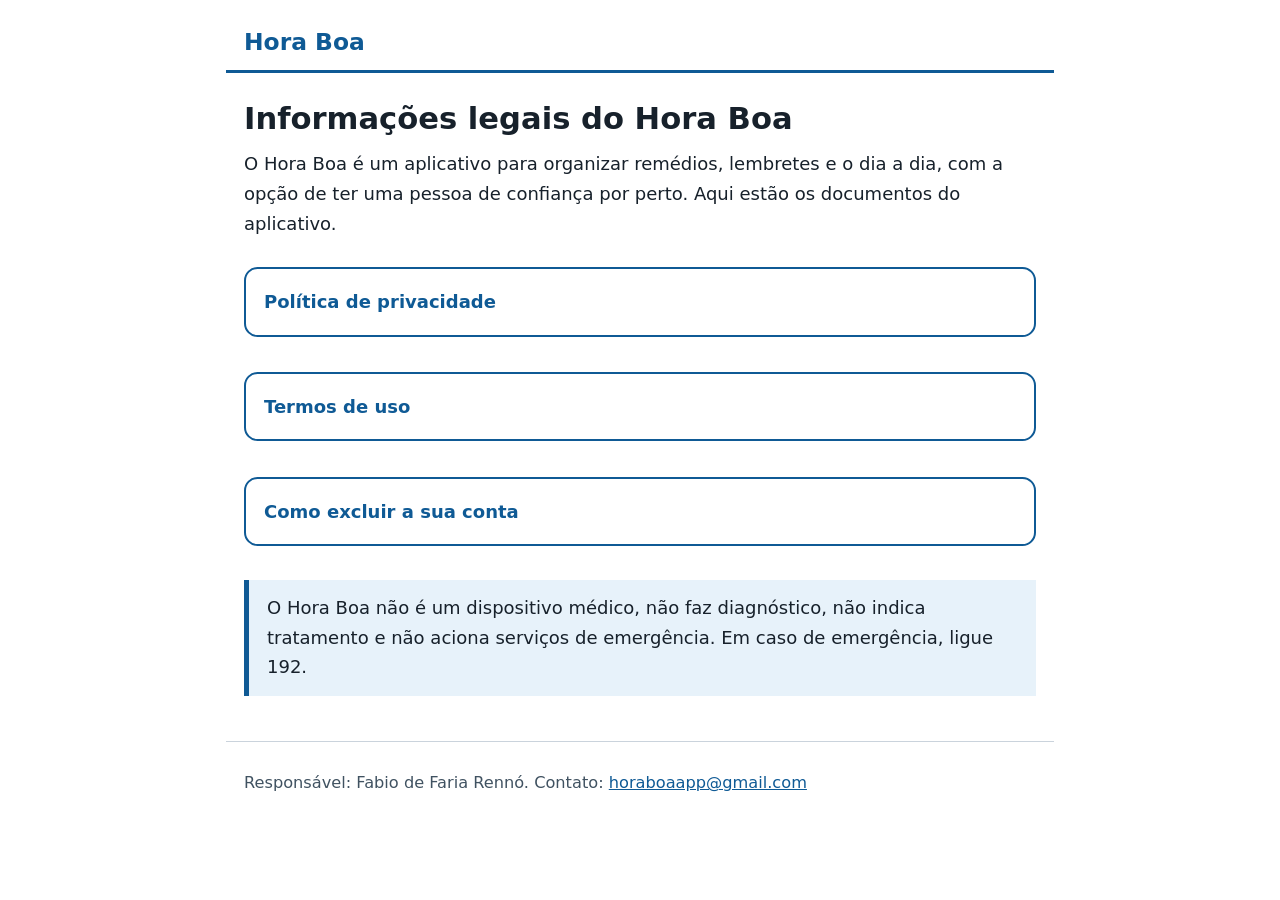
<file: index.html>
<!DOCTYPE html>
<html lang="pt-BR">
<head>
  <meta charset="utf-8">
  <meta name="viewport" content="width=device-width, initial-scale=1">
  <title>Hora Boa — informações legais</title>
  <meta name="description" content="Política de privacidade, termos de uso e como excluir a conta do aplicativo Hora Boa.">
  <link rel="stylesheet" href="style.css">
</head>
<body>
  <header>
    <p class="brand">Hora Boa</p>
  </header>
  <main>
    <h1>Informações legais do Hora Boa</h1>
    <p>O Hora Boa é um aplicativo para organizar remédios, lembretes e o dia a dia, com a opção de ter uma pessoa de confiança por perto. Aqui estão os documentos do aplicativo.</p>
    <ul class="cards">
      <li><a href="privacidade/">Política de privacidade</a></li>
      <li><a href="termos/">Termos de uso</a></li>
      <li><a href="excluir-conta/">Como excluir a sua conta</a></li>
    </ul>
    <p class="aviso">O Hora Boa não é um dispositivo médico, não faz diagnóstico, não indica tratamento e não aciona serviços de emergência. Em caso de emergência, ligue 192.</p>
  </main>
  <footer>
    <p>Responsável: Fabio de Faria Rennó. Contato: <a href="mailto:horaboaapp@gmail.com">horaboaapp@gmail.com</a></p>
  </footer>
</body>
</html>
</file>
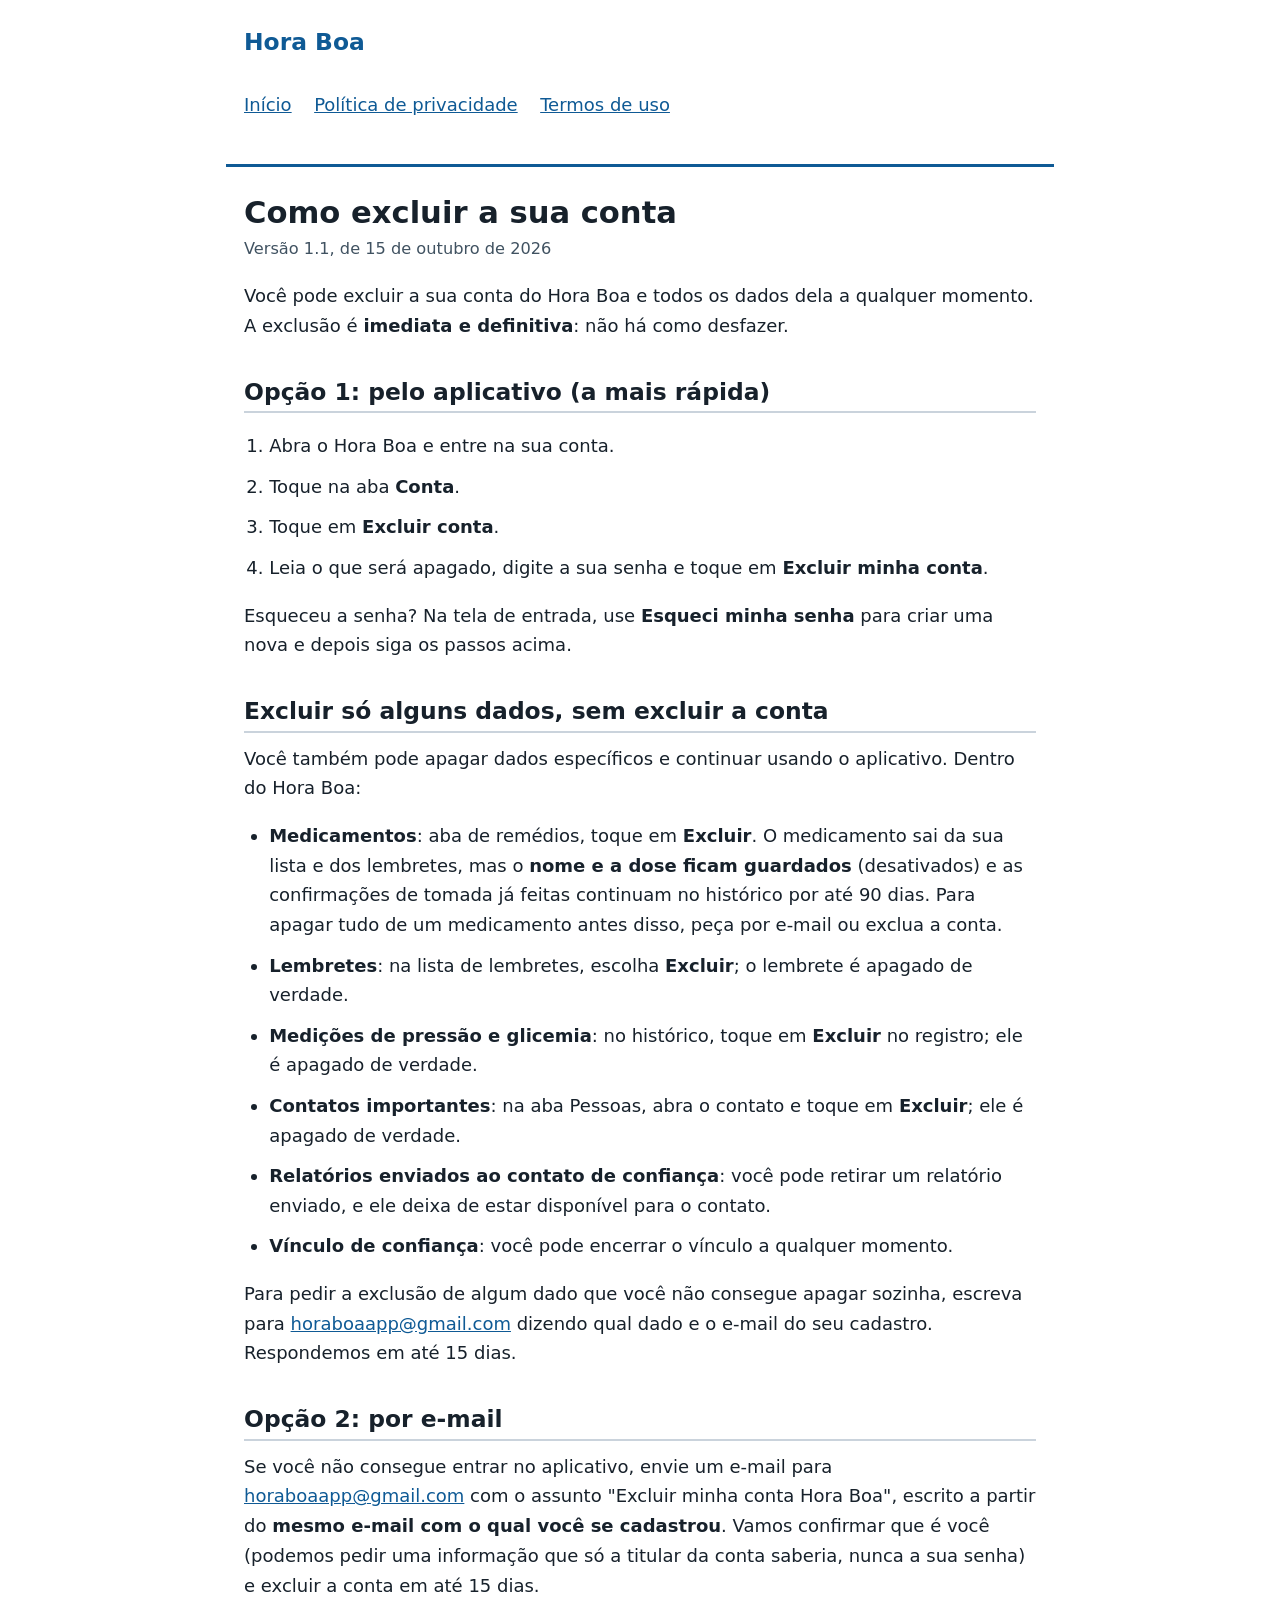
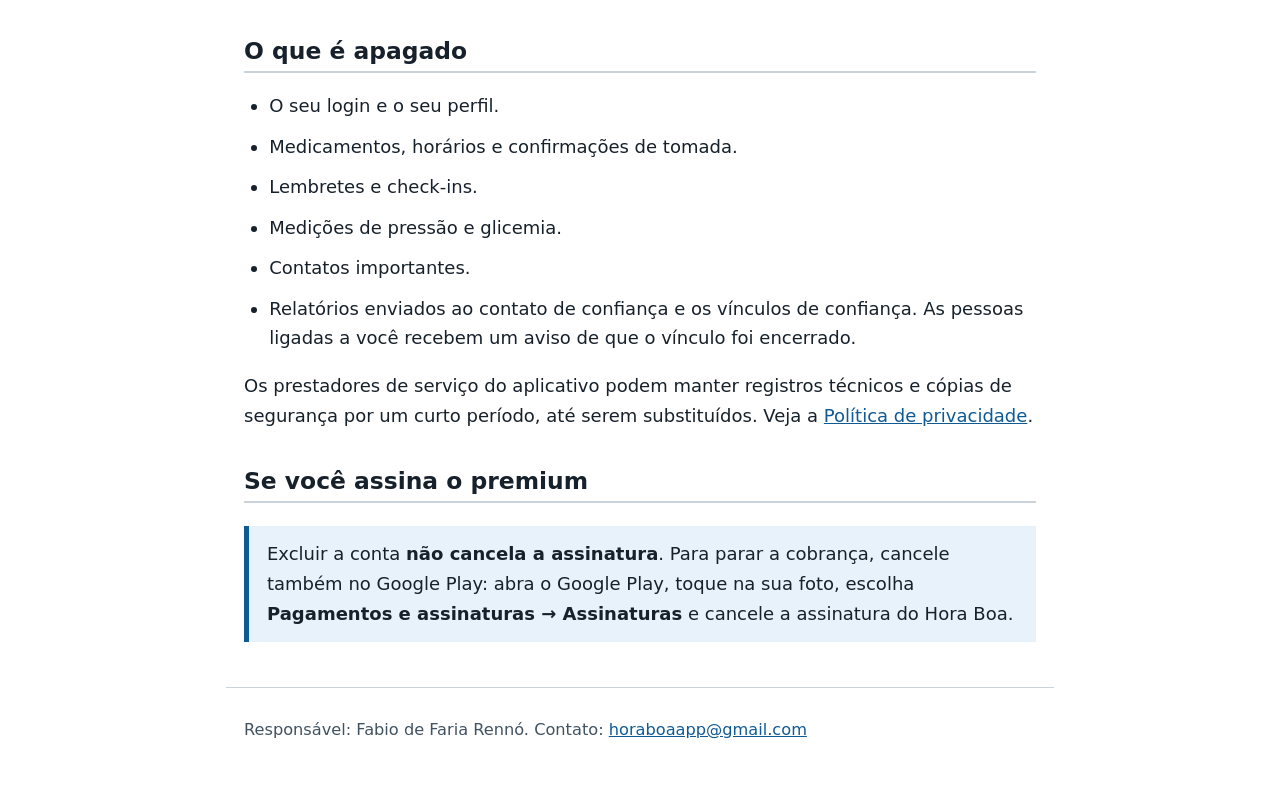
<file: excluir-conta/index.html>
<!DOCTYPE html>
<html lang="pt-BR">
<head>
  <meta charset="utf-8">
  <meta name="viewport" content="width=device-width, initial-scale=1">
  <title>Como excluir a sua conta — Hora Boa</title>
  <meta name="description" content="Passo a passo para excluir a conta do aplicativo Hora Boa e apagar os seus dados, no aplicativo ou por e-mail.">
  <link rel="stylesheet" href="../style.css">
</head>
<body>
  <header>
    <p class="brand">Hora Boa</p>
    <nav aria-label="Páginas">
      <ul>
        <li><a href="../">Início</a></li>
        <li><a href="../privacidade/">Política de privacidade</a></li>
        <li><a href="../termos/">Termos de uso</a></li>
      </ul>
    </nav>
  </header>
  <main>
    <h1>Como excluir a sua conta</h1>
    <p class="version">Versão 1.1, de 15 de outubro de 2026</p>

    <p>Você pode excluir a sua conta do Hora Boa e todos os dados dela a qualquer momento. A exclusão é <strong>imediata e definitiva</strong>: não há como desfazer.</p>

    <h2>Opção 1: pelo aplicativo (a mais rápida)</h2>
    <ol>
      <li>Abra o Hora Boa e entre na sua conta.</li>
      <li>Toque na aba <strong>Conta</strong>.</li>
      <li>Toque em <strong>Excluir conta</strong>.</li>
      <li>Leia o que será apagado, digite a sua senha e toque em <strong>Excluir minha conta</strong>.</li>
    </ol>
    <p>Esqueceu a senha? Na tela de entrada, use <strong>Esqueci minha senha</strong> para criar uma nova e depois siga os passos acima.</p>

    <h2>Excluir só alguns dados, sem excluir a conta</h2>
    <p>Você também pode apagar dados específicos e continuar usando o aplicativo. Dentro do Hora Boa:</p>
    <ul>
      <li><strong>Medicamentos</strong>: aba de remédios, toque em <strong>Excluir</strong>. O medicamento sai da sua lista e dos lembretes, mas o <strong>nome e a dose ficam guardados</strong> (desativados) e as confirmações de tomada já feitas continuam no histórico por até 90 dias. Para apagar tudo de um medicamento antes disso, peça por e-mail ou exclua a conta.</li>
      <li><strong>Lembretes</strong>: na lista de lembretes, escolha <strong>Excluir</strong>; o lembrete é apagado de verdade.</li>
      <li><strong>Medições de pressão e glicemia</strong>: no histórico, toque em <strong>Excluir</strong> no registro; ele é apagado de verdade.</li>
      <li><strong>Contatos importantes</strong>: na aba Pessoas, abra o contato e toque em <strong>Excluir</strong>; ele é apagado de verdade.</li>
      <li><strong>Relatórios enviados ao contato de confiança</strong>: você pode retirar um relatório enviado, e ele deixa de estar disponível para o contato.</li>
      <li><strong>Vínculo de confiança</strong>: você pode encerrar o vínculo a qualquer momento.</li>
    </ul>
    <p>Para pedir a exclusão de algum dado que você não consegue apagar sozinha, escreva para <a href="mailto:horaboaapp@gmail.com">horaboaapp@gmail.com</a> dizendo qual dado e o e-mail do seu cadastro. Respondemos em até 15 dias.</p>

    <h2>Opção 2: por e-mail</h2>
    <p>Se você não consegue entrar no aplicativo, envie um e-mail para <a href="mailto:horaboaapp@gmail.com">horaboaapp@gmail.com</a> com o assunto "Excluir minha conta Hora Boa", escrito a partir do <strong>mesmo e-mail com o qual você se cadastrou</strong>. Vamos confirmar que é você (podemos pedir uma informação que só a titular da conta saberia, nunca a sua senha) e excluir a conta em até 15 dias.</p>

    <h2>O que é apagado</h2>
    <ul>
      <li>O seu login e o seu perfil.</li>
      <li>Medicamentos, horários e confirmações de tomada.</li>
      <li>Lembretes e check-ins.</li>
      <li>Medições de pressão e glicemia.</li>
      <li>Contatos importantes.</li>
      <li>Relatórios enviados ao contato de confiança e os vínculos de confiança. As pessoas ligadas a você recebem um aviso de que o vínculo foi encerrado.</li>
    </ul>
    <p>Os prestadores de serviço do aplicativo podem manter registros técnicos e cópias de segurança por um curto período, até serem substituídos. Veja a <a href="../privacidade/">Política de privacidade</a>.</p>

    <h2 id="assinatura">Se você assina o premium</h2>
    <p class="aviso">Excluir a conta <strong>não cancela a assinatura</strong>. Para parar a cobrança, cancele também no Google Play: abra o Google Play, toque na sua foto, escolha <strong>Pagamentos e assinaturas → Assinaturas</strong> e cancele a assinatura do Hora Boa.</p>
  </main>
  <footer>
    <p>Responsável: Fabio de Faria Rennó. Contato: <a href="mailto:horaboaapp@gmail.com">horaboaapp@gmail.com</a></p>
  </footer>
</body>
</html>
</file>
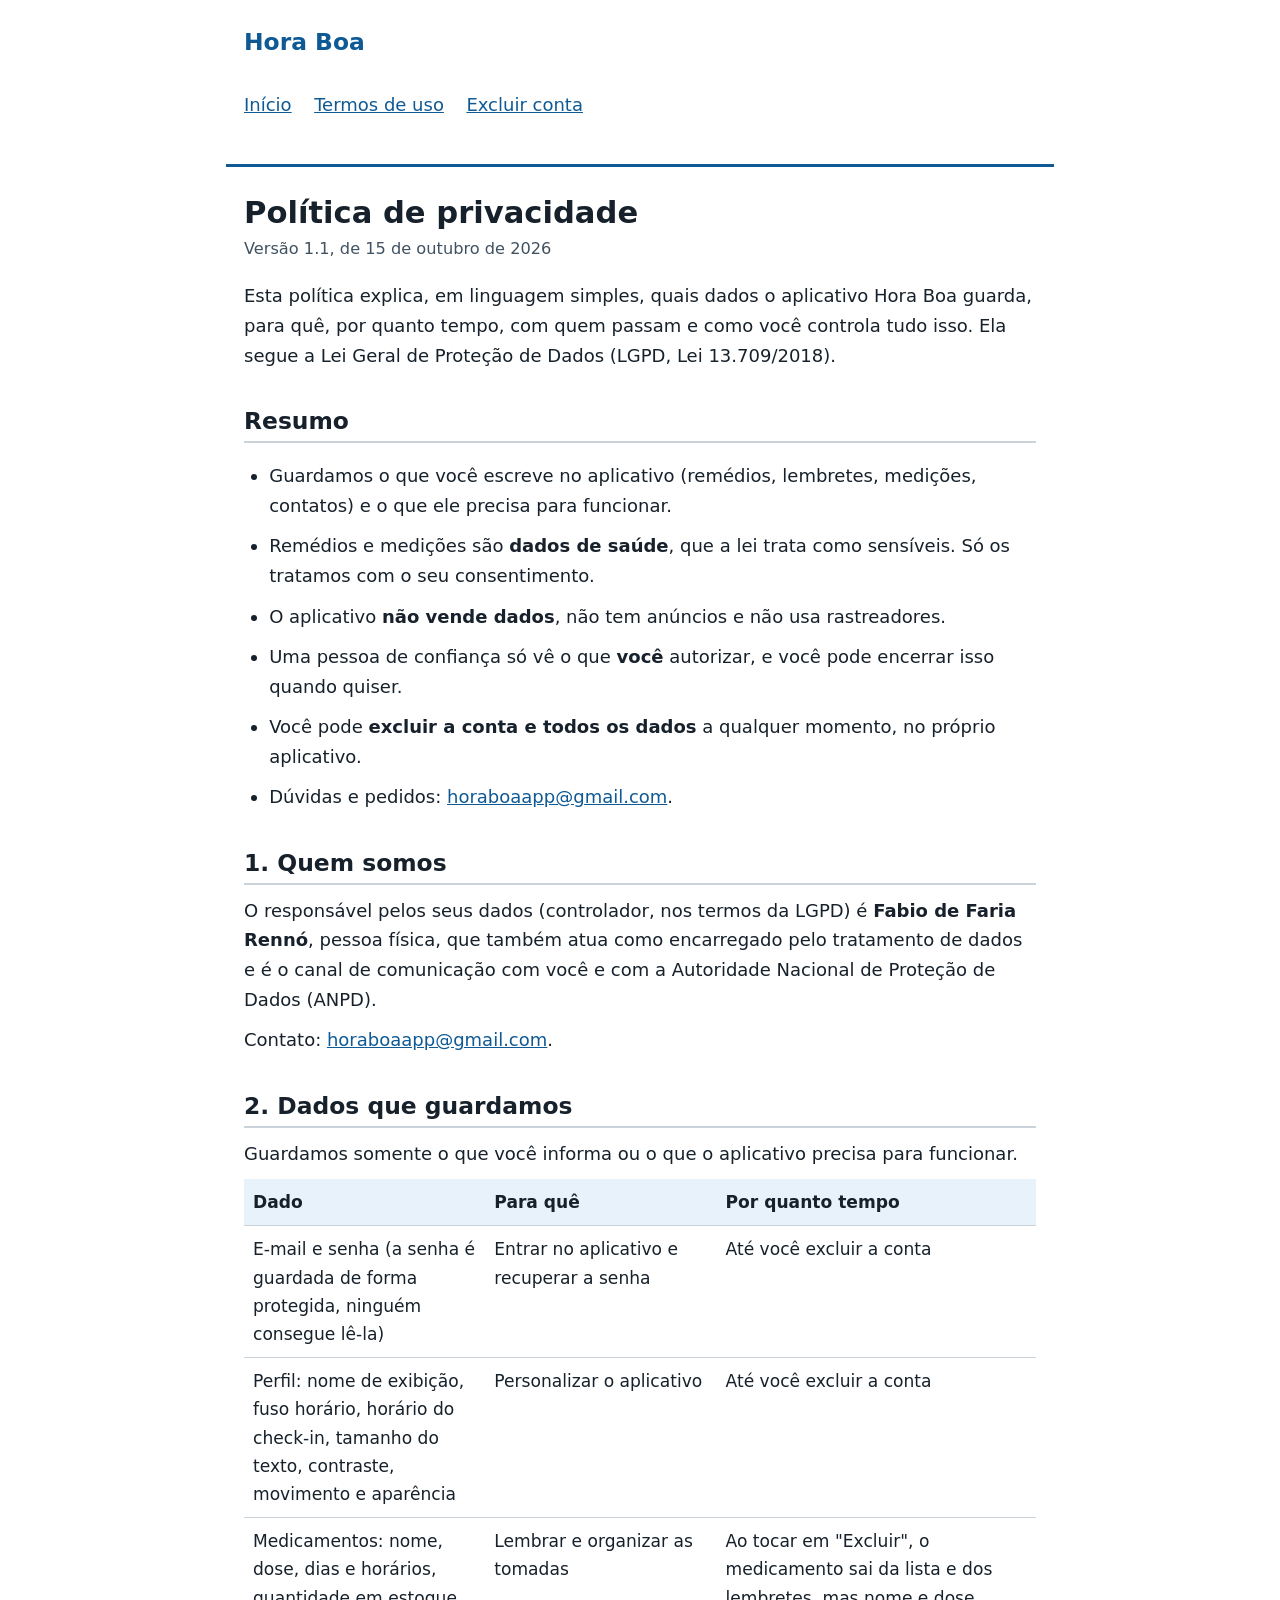
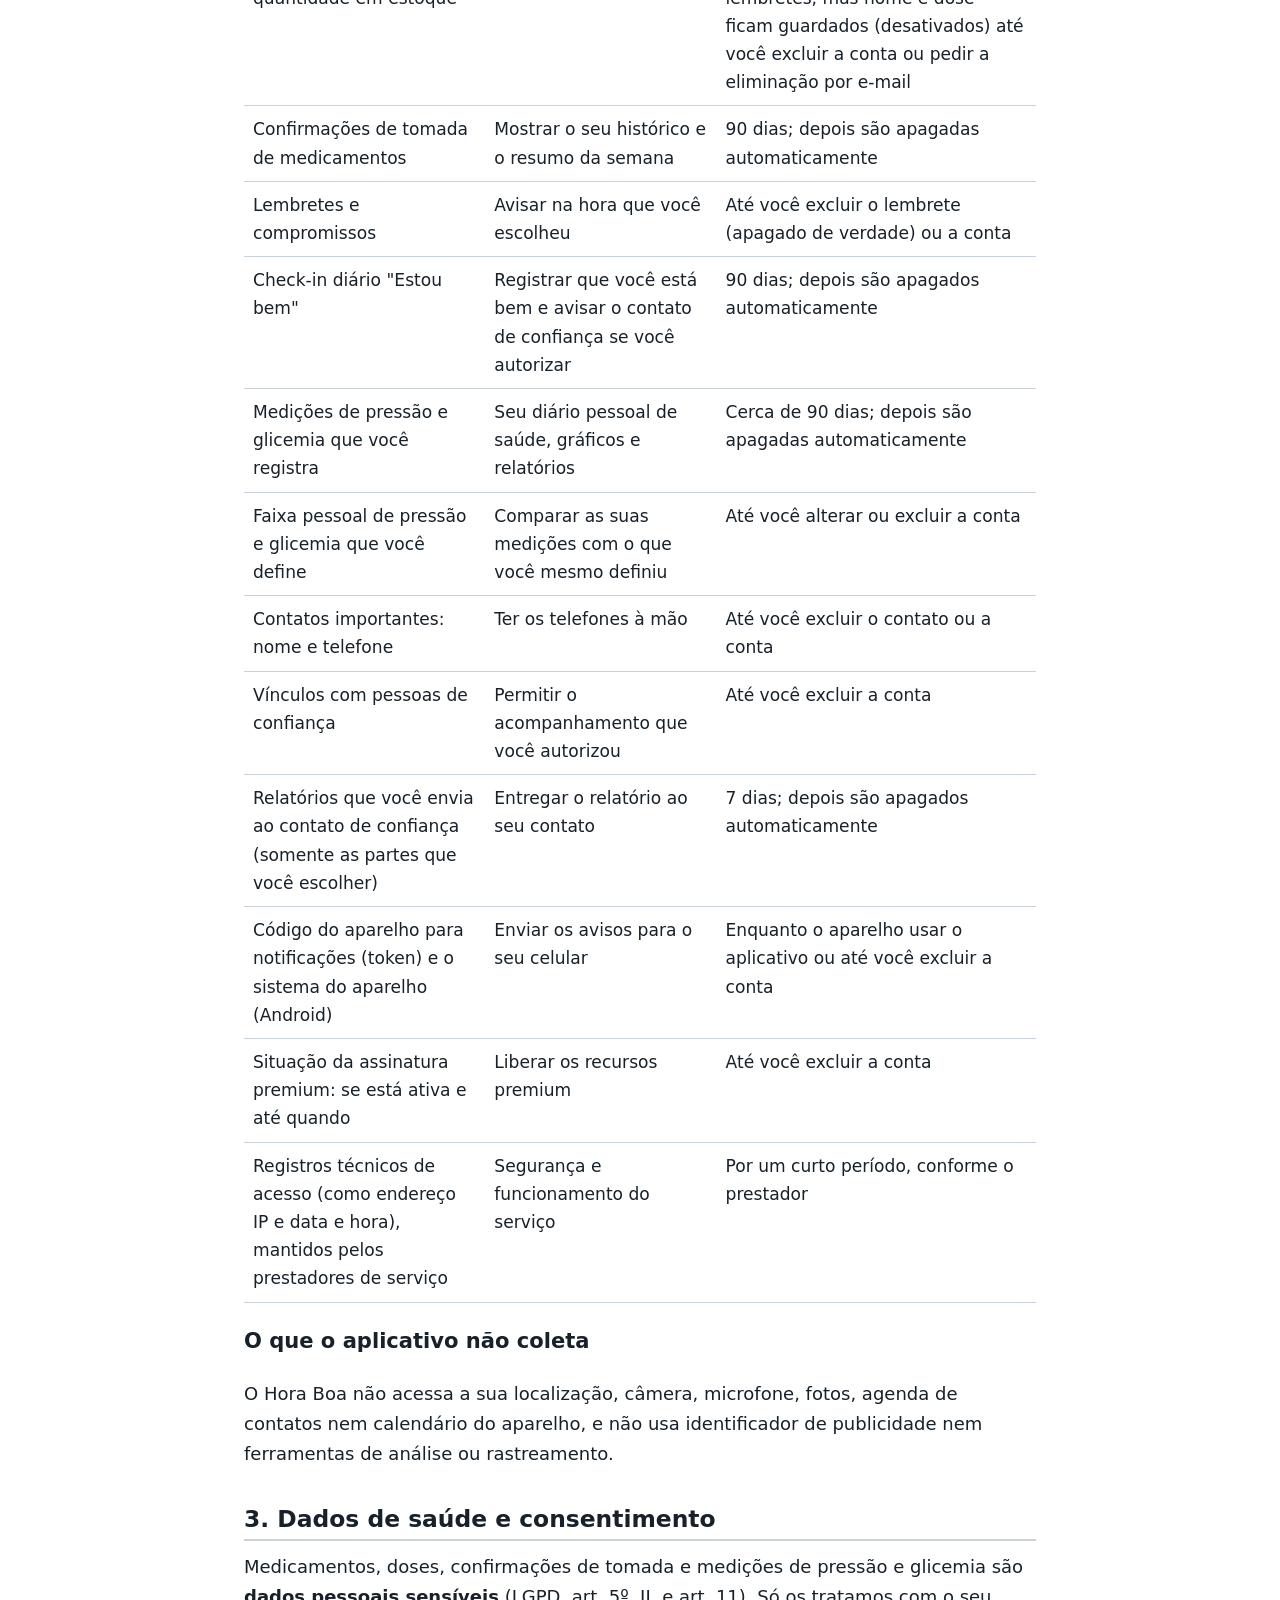
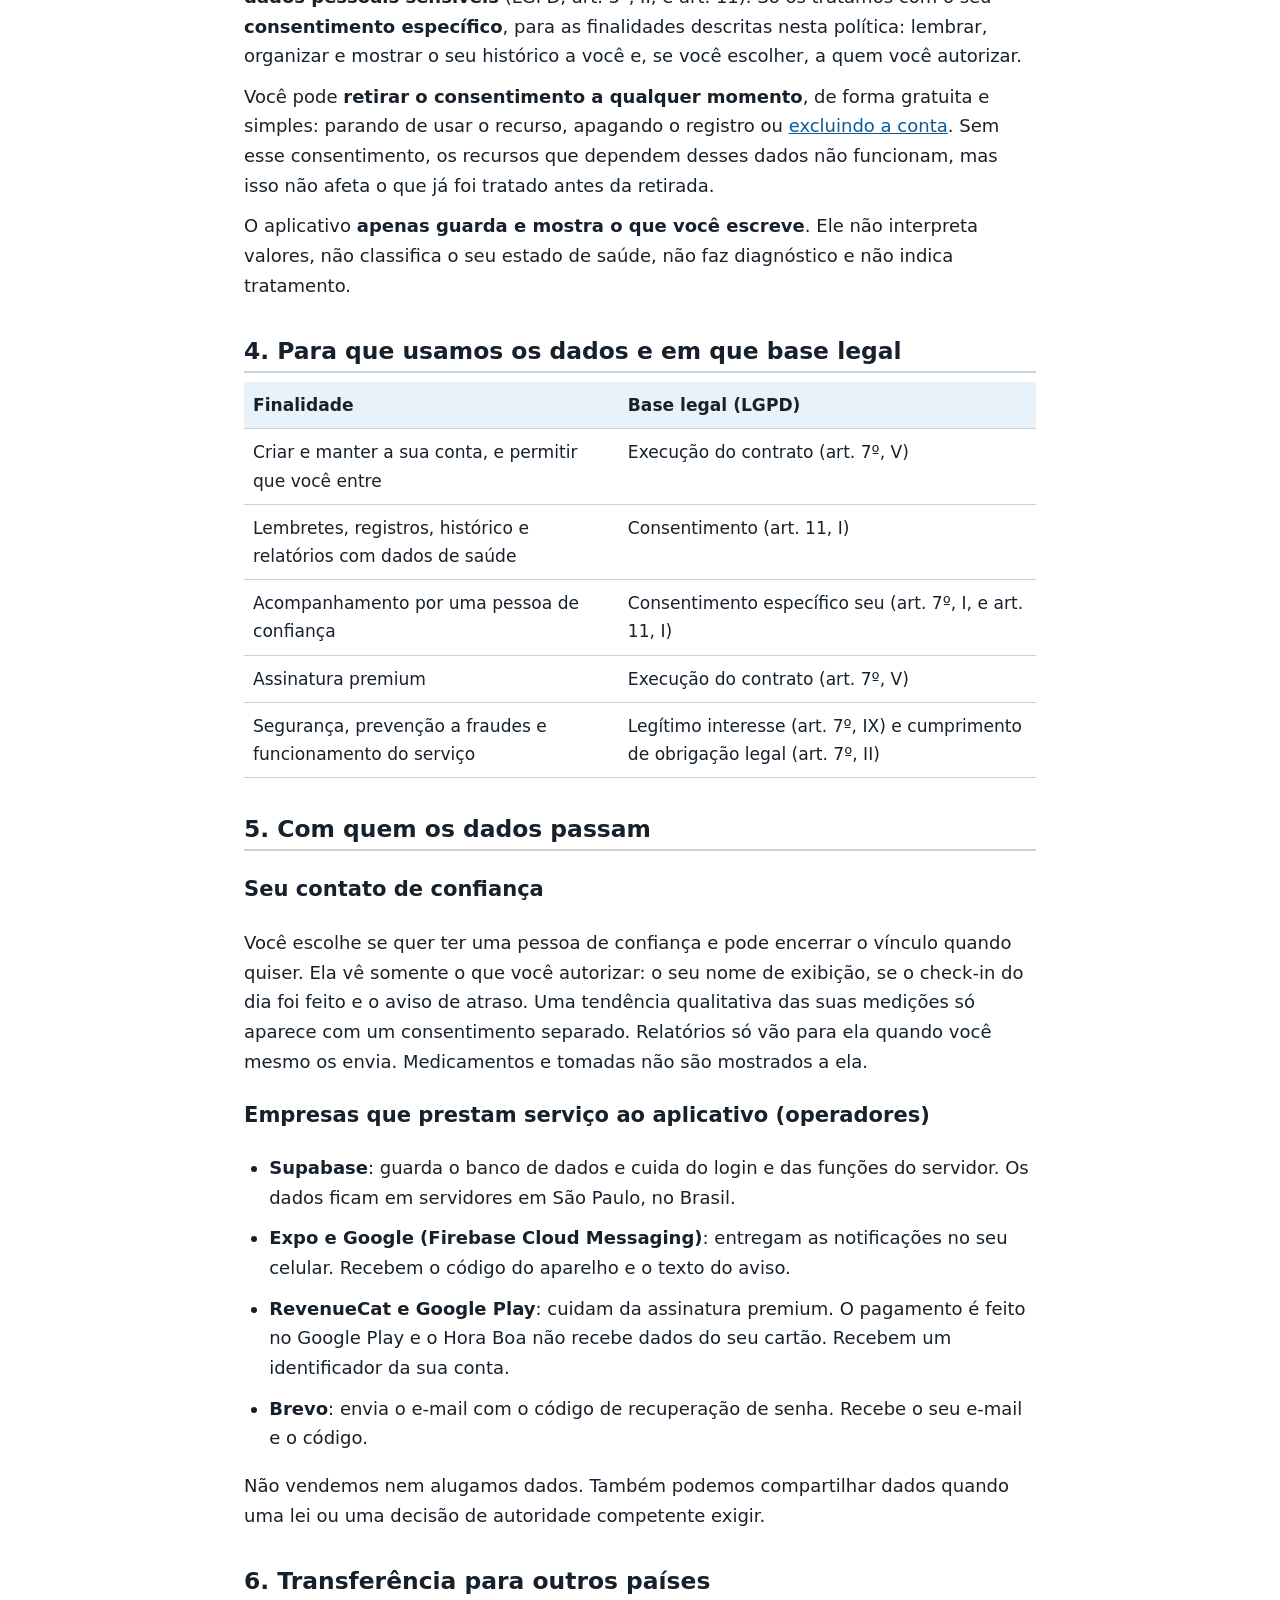
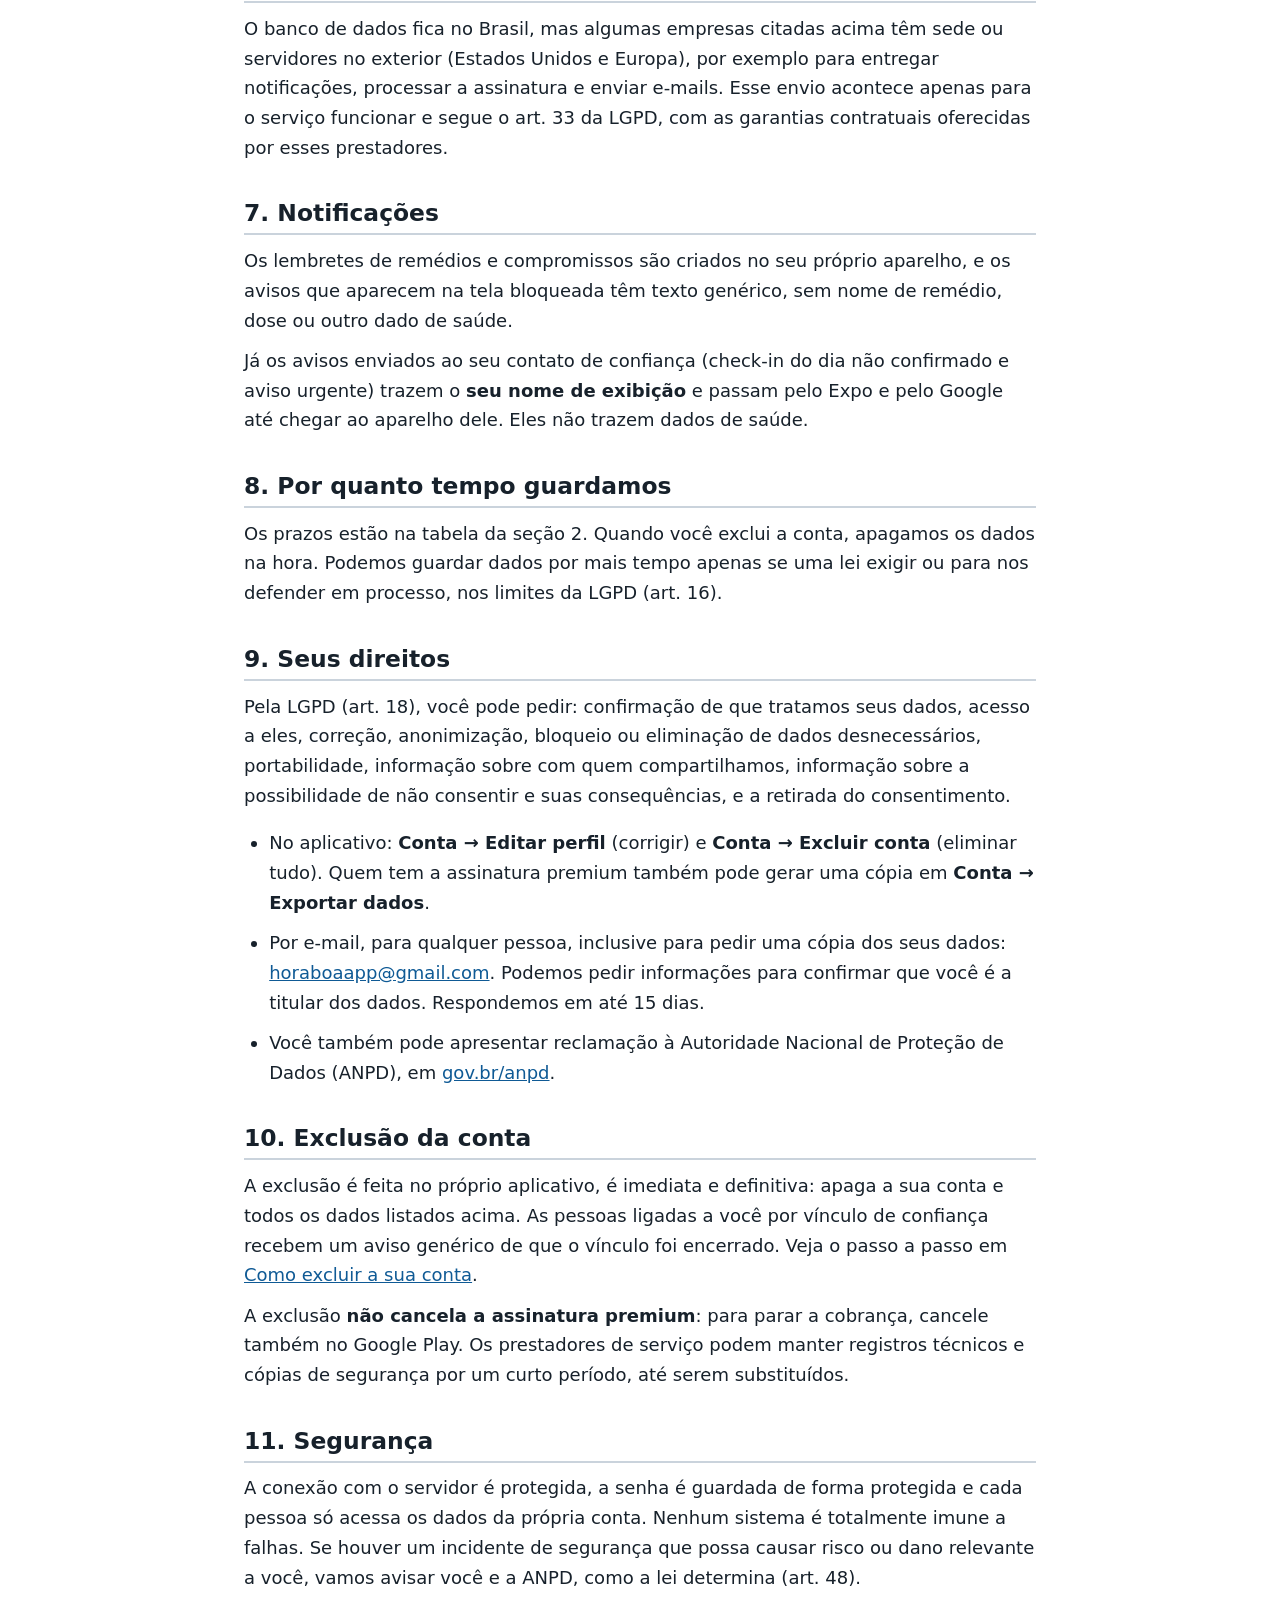
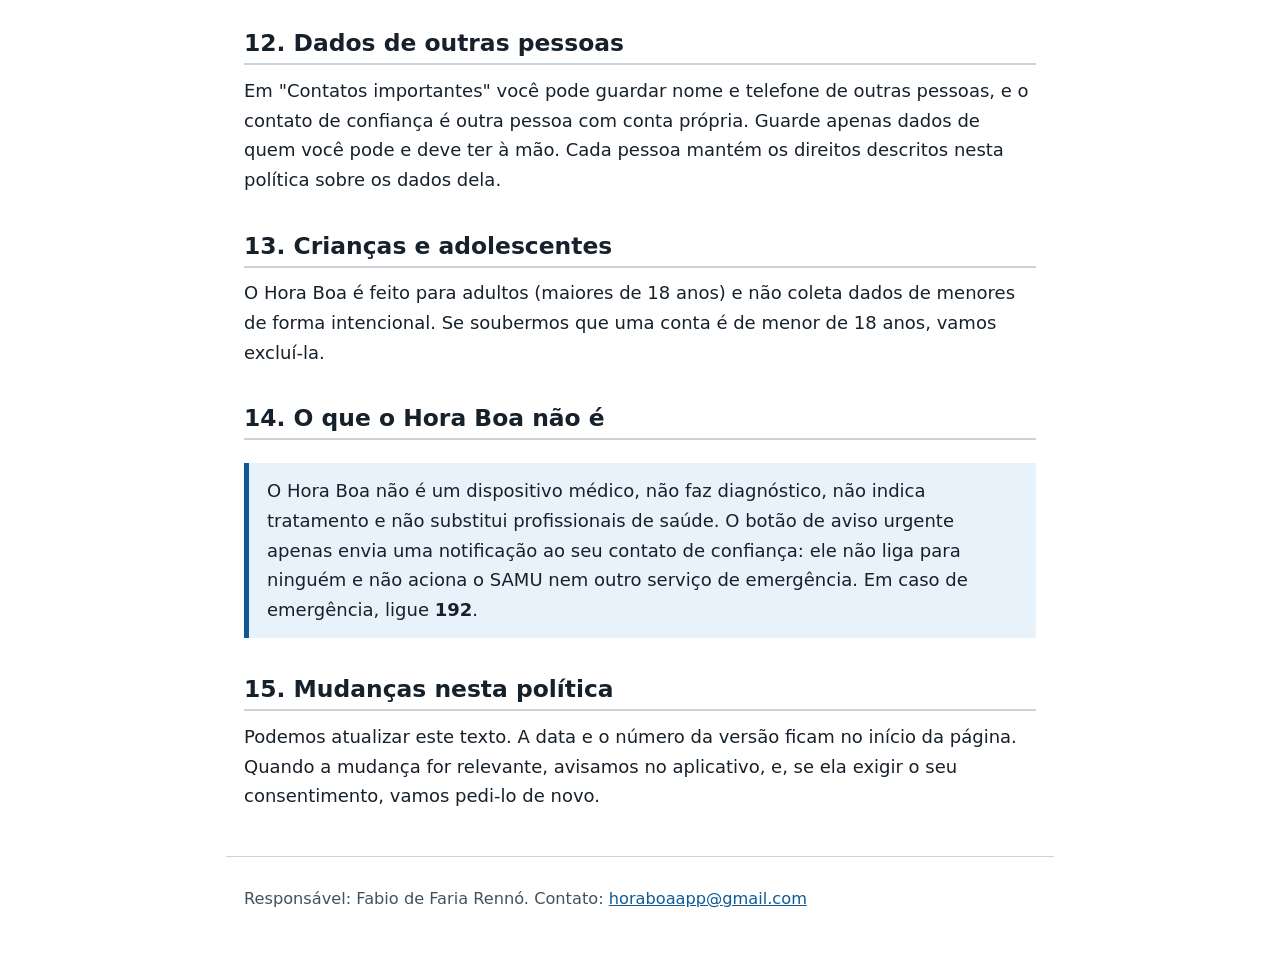
<file: privacidade/index.html>
<!DOCTYPE html>
<html lang="pt-BR">
<head>
  <meta charset="utf-8">
  <meta name="viewport" content="width=device-width, initial-scale=1">
  <title>Política de privacidade — Hora Boa</title>
  <meta name="description" content="Como o aplicativo Hora Boa trata os seus dados pessoais e de saúde, com quem os compartilha e como você exerce os seus direitos.">
  <link rel="stylesheet" href="../style.css">
</head>
<body>
  <header>
    <p class="brand">Hora Boa</p>
    <nav aria-label="Páginas">
      <ul>
        <li><a href="../">Início</a></li>
        <li><a href="../termos/">Termos de uso</a></li>
        <li><a href="../excluir-conta/">Excluir conta</a></li>
      </ul>
    </nav>
  </header>
  <main>
    <h1>Política de privacidade</h1>
    <p class="version">Versão 1.1, de 15 de outubro de 2026</p>

    <p>Esta política explica, em linguagem simples, quais dados o aplicativo Hora Boa guarda, para quê, por quanto tempo, com quem passam e como você controla tudo isso. Ela segue a Lei Geral de Proteção de Dados (LGPD, Lei 13.709/2018).</p>

    <h2>Resumo</h2>
    <ul>
      <li>Guardamos o que você escreve no aplicativo (remédios, lembretes, medições, contatos) e o que ele precisa para funcionar.</li>
      <li>Remédios e medições são <strong>dados de saúde</strong>, que a lei trata como sensíveis. Só os tratamos com o seu consentimento.</li>
      <li>O aplicativo <strong>não vende dados</strong>, não tem anúncios e não usa rastreadores.</li>
      <li>Uma pessoa de confiança só vê o que <strong>você</strong> autorizar, e você pode encerrar isso quando quiser.</li>
      <li>Você pode <strong>excluir a conta e todos os dados</strong> a qualquer momento, no próprio aplicativo.</li>
      <li>Dúvidas e pedidos: <a href="mailto:horaboaapp@gmail.com">horaboaapp@gmail.com</a>.</li>
    </ul>

    <h2>1. Quem somos</h2>
    <p>O responsável pelos seus dados (controlador, nos termos da LGPD) é <strong>Fabio de Faria Rennó</strong>, pessoa física, que também atua como encarregado pelo tratamento de dados e é o canal de comunicação com você e com a Autoridade Nacional de Proteção de Dados (ANPD).</p>
    <p>Contato: <a href="mailto:horaboaapp@gmail.com">horaboaapp@gmail.com</a>.</p>

    <h2>2. Dados que guardamos</h2>
    <p>Guardamos somente o que você informa ou o que o aplicativo precisa para funcionar.</p>
    <div class="table-wrap">
      <table>
        <thead>
          <tr><th>Dado</th><th>Para quê</th><th>Por quanto tempo</th></tr>
        </thead>
        <tbody>
          <tr><td data-label="Dado">E-mail e senha (a senha é guardada de forma protegida, ninguém consegue lê-la)</td><td data-label="Para quê">Entrar no aplicativo e recuperar a senha</td><td data-label="Por quanto tempo">Até você excluir a conta</td></tr>
          <tr><td data-label="Dado">Perfil: nome de exibição, fuso horário, horário do check-in, tamanho do texto, contraste, movimento e aparência</td><td data-label="Para quê">Personalizar o aplicativo</td><td data-label="Por quanto tempo">Até você excluir a conta</td></tr>
          <tr><td data-label="Dado">Medicamentos: nome, dose, dias e horários, quantidade em estoque</td><td data-label="Para quê">Lembrar e organizar as tomadas</td><td data-label="Por quanto tempo">Ao tocar em "Excluir", o medicamento sai da lista e dos lembretes, mas nome e dose ficam guardados (desativados) até você excluir a conta ou pedir a eliminação por e-mail</td></tr>
          <tr><td data-label="Dado">Confirmações de tomada de medicamentos</td><td data-label="Para quê">Mostrar o seu histórico e o resumo da semana</td><td data-label="Por quanto tempo">90 dias; depois são apagadas automaticamente</td></tr>
          <tr><td data-label="Dado">Lembretes e compromissos</td><td data-label="Para quê">Avisar na hora que você escolheu</td><td data-label="Por quanto tempo">Até você excluir o lembrete (apagado de verdade) ou a conta</td></tr>
          <tr><td data-label="Dado">Check-in diário "Estou bem"</td><td data-label="Para quê">Registrar que você está bem e avisar o contato de confiança se você autorizar</td><td data-label="Por quanto tempo">90 dias; depois são apagados automaticamente</td></tr>
          <tr><td data-label="Dado">Medições de pressão e glicemia que você registra</td><td data-label="Para quê">Seu diário pessoal de saúde, gráficos e relatórios</td><td data-label="Por quanto tempo">Cerca de 90 dias; depois são apagadas automaticamente</td></tr>
          <tr><td data-label="Dado">Faixa pessoal de pressão e glicemia que você define</td><td data-label="Para quê">Comparar as suas medições com o que você mesmo definiu</td><td data-label="Por quanto tempo">Até você alterar ou excluir a conta</td></tr>
          <tr><td data-label="Dado">Contatos importantes: nome e telefone</td><td data-label="Para quê">Ter os telefones à mão</td><td data-label="Por quanto tempo">Até você excluir o contato ou a conta</td></tr>
          <tr><td data-label="Dado">Vínculos com pessoas de confiança</td><td data-label="Para quê">Permitir o acompanhamento que você autorizou</td><td data-label="Por quanto tempo">Até você excluir a conta</td></tr>
          <tr><td data-label="Dado">Relatórios que você envia ao contato de confiança (somente as partes que você escolher)</td><td data-label="Para quê">Entregar o relatório ao seu contato</td><td data-label="Por quanto tempo">7 dias; depois são apagados automaticamente</td></tr>
          <tr><td data-label="Dado">Código do aparelho para notificações (token) e o sistema do aparelho (Android)</td><td data-label="Para quê">Enviar os avisos para o seu celular</td><td data-label="Por quanto tempo">Enquanto o aparelho usar o aplicativo ou até você excluir a conta</td></tr>
          <tr><td data-label="Dado">Situação da assinatura premium: se está ativa e até quando</td><td data-label="Para quê">Liberar os recursos premium</td><td data-label="Por quanto tempo">Até você excluir a conta</td></tr>
          <tr><td data-label="Dado">Registros técnicos de acesso (como endereço IP e data e hora), mantidos pelos prestadores de serviço</td><td data-label="Para quê">Segurança e funcionamento do serviço</td><td data-label="Por quanto tempo">Por um curto período, conforme o prestador</td></tr>
        </tbody>
      </table>
    </div>
    <h3>O que o aplicativo não coleta</h3>
    <p>O Hora Boa não acessa a sua localização, câmera, microfone, fotos, agenda de contatos nem calendário do aparelho, e não usa identificador de publicidade nem ferramentas de análise ou rastreamento.</p>

    <h2>3. Dados de saúde e consentimento</h2>
    <p>Medicamentos, doses, confirmações de tomada e medições de pressão e glicemia são <strong>dados pessoais sensíveis</strong> (LGPD, art. 5º, II, e art. 11). Só os tratamos com o seu <strong>consentimento específico</strong>, para as finalidades descritas nesta política: lembrar, organizar e mostrar o seu histórico a você e, se você escolher, a quem você autorizar.</p>
    <p>Você pode <strong>retirar o consentimento a qualquer momento</strong>, de forma gratuita e simples: parando de usar o recurso, apagando o registro ou <a href="../excluir-conta/">excluindo a conta</a>. Sem esse consentimento, os recursos que dependem desses dados não funcionam, mas isso não afeta o que já foi tratado antes da retirada.</p>
    <p>O aplicativo <strong>apenas guarda e mostra o que você escreve</strong>. Ele não interpreta valores, não classifica o seu estado de saúde, não faz diagnóstico e não indica tratamento.</p>

    <h2>4. Para que usamos os dados e em que base legal</h2>
    <div class="table-wrap">
      <table>
        <thead>
          <tr><th>Finalidade</th><th>Base legal (LGPD)</th></tr>
        </thead>
        <tbody>
          <tr><td data-label="Finalidade">Criar e manter a sua conta, e permitir que você entre</td><td data-label="Base legal (LGPD)">Execução do contrato (art. 7º, V)</td></tr>
          <tr><td data-label="Finalidade">Lembretes, registros, histórico e relatórios com dados de saúde</td><td data-label="Base legal (LGPD)">Consentimento (art. 11, I)</td></tr>
          <tr><td data-label="Finalidade">Acompanhamento por uma pessoa de confiança</td><td data-label="Base legal (LGPD)">Consentimento específico seu (art. 7º, I, e art. 11, I)</td></tr>
          <tr><td data-label="Finalidade">Assinatura premium</td><td data-label="Base legal (LGPD)">Execução do contrato (art. 7º, V)</td></tr>
          <tr><td data-label="Finalidade">Segurança, prevenção a fraudes e funcionamento do serviço</td><td data-label="Base legal (LGPD)">Legítimo interesse (art. 7º, IX) e cumprimento de obrigação legal (art. 7º, II)</td></tr>
        </tbody>
      </table>
    </div>

    <h2>5. Com quem os dados passam</h2>
    <h3>Seu contato de confiança</h3>
    <p>Você escolhe se quer ter uma pessoa de confiança e pode encerrar o vínculo quando quiser. Ela vê somente o que você autorizar: o seu nome de exibição, se o check-in do dia foi feito e o aviso de atraso. Uma tendência qualitativa das suas medições só aparece com um consentimento separado. Relatórios só vão para ela quando você mesmo os envia. Medicamentos e tomadas não são mostrados a ela.</p>
    <h3>Empresas que prestam serviço ao aplicativo (operadores)</h3>
    <ul>
      <li><strong>Supabase</strong>: guarda o banco de dados e cuida do login e das funções do servidor. Os dados ficam em servidores em São Paulo, no Brasil.</li>
      <li><strong>Expo e Google (Firebase Cloud Messaging)</strong>: entregam as notificações no seu celular. Recebem o código do aparelho e o texto do aviso.</li>
      <li><strong>RevenueCat e Google Play</strong>: cuidam da assinatura premium. O pagamento é feito no Google Play e o Hora Boa não recebe dados do seu cartão. Recebem um identificador da sua conta.</li>
      <li><strong>Brevo</strong>: envia o e-mail com o código de recuperação de senha. Recebe o seu e-mail e o código.</li>
    </ul>
    <p>Não vendemos nem alugamos dados. Também podemos compartilhar dados quando uma lei ou uma decisão de autoridade competente exigir.</p>

    <h2>6. Transferência para outros países</h2>
    <p>O banco de dados fica no Brasil, mas algumas empresas citadas acima têm sede ou servidores no exterior (Estados Unidos e Europa), por exemplo para entregar notificações, processar a assinatura e enviar e-mails. Esse envio acontece apenas para o serviço funcionar e segue o art. 33 da LGPD, com as garantias contratuais oferecidas por esses prestadores.</p>

    <h2>7. Notificações</h2>
    <p>Os lembretes de remédios e compromissos são criados no seu próprio aparelho, e os avisos que aparecem na tela bloqueada têm texto genérico, sem nome de remédio, dose ou outro dado de saúde.</p>
    <p>Já os avisos enviados ao seu contato de confiança (check-in do dia não confirmado e aviso urgente) trazem o <strong>seu nome de exibição</strong> e passam pelo Expo e pelo Google até chegar ao aparelho dele. Eles não trazem dados de saúde.</p>

    <h2>8. Por quanto tempo guardamos</h2>
    <p>Os prazos estão na tabela da seção 2. Quando você exclui a conta, apagamos os dados na hora. Podemos guardar dados por mais tempo apenas se uma lei exigir ou para nos defender em processo, nos limites da LGPD (art. 16).</p>

    <h2>9. Seus direitos</h2>
    <p>Pela LGPD (art. 18), você pode pedir: confirmação de que tratamos seus dados, acesso a eles, correção, anonimização, bloqueio ou eliminação de dados desnecessários, portabilidade, informação sobre com quem compartilhamos, informação sobre a possibilidade de não consentir e suas consequências, e a retirada do consentimento.</p>
    <ul>
      <li>No aplicativo: <strong>Conta → Editar perfil</strong> (corrigir) e <strong>Conta → Excluir conta</strong> (eliminar tudo). Quem tem a assinatura premium também pode gerar uma cópia em <strong>Conta → Exportar dados</strong>.</li>
      <li>Por e-mail, para qualquer pessoa, inclusive para pedir uma cópia dos seus dados: <a href="mailto:horaboaapp@gmail.com">horaboaapp@gmail.com</a>. Podemos pedir informações para confirmar que você é a titular dos dados. Respondemos em até 15 dias.</li>
      <li>Você também pode apresentar reclamação à Autoridade Nacional de Proteção de Dados (ANPD), em <a href="https://www.gov.br/anpd">gov.br/anpd</a>.</li>
    </ul>

    <h2>10. Exclusão da conta</h2>
    <p>A exclusão é feita no próprio aplicativo, é imediata e definitiva: apaga a sua conta e todos os dados listados acima. As pessoas ligadas a você por vínculo de confiança recebem um aviso genérico de que o vínculo foi encerrado. Veja o passo a passo em <a href="../excluir-conta/">Como excluir a sua conta</a>.</p>
    <p>A exclusão <strong>não cancela a assinatura premium</strong>: para parar a cobrança, cancele também no Google Play. Os prestadores de serviço podem manter registros técnicos e cópias de segurança por um curto período, até serem substituídos.</p>

    <h2>11. Segurança</h2>
    <p>A conexão com o servidor é protegida, a senha é guardada de forma protegida e cada pessoa só acessa os dados da própria conta. Nenhum sistema é totalmente imune a falhas. Se houver um incidente de segurança que possa causar risco ou dano relevante a você, vamos avisar você e a ANPD, como a lei determina (art. 48).</p>

    <h2>12. Dados de outras pessoas</h2>
    <p>Em "Contatos importantes" você pode guardar nome e telefone de outras pessoas, e o contato de confiança é outra pessoa com conta própria. Guarde apenas dados de quem você pode e deve ter à mão. Cada pessoa mantém os direitos descritos nesta política sobre os dados dela.</p>

    <h2>13. Crianças e adolescentes</h2>
    <p>O Hora Boa é feito para adultos (maiores de 18 anos) e não coleta dados de menores de forma intencional. Se soubermos que uma conta é de menor de 18 anos, vamos excluí-la.</p>

    <h2>14. O que o Hora Boa não é</h2>
    <p class="aviso">O Hora Boa não é um dispositivo médico, não faz diagnóstico, não indica tratamento e não substitui profissionais de saúde. O botão de aviso urgente apenas envia uma notificação ao seu contato de confiança: ele não liga para ninguém e não aciona o SAMU nem outro serviço de emergência. Em caso de emergência, ligue <strong>192</strong>.</p>

    <h2>15. Mudanças nesta política</h2>
    <p>Podemos atualizar este texto. A data e o número da versão ficam no início da página. Quando a mudança for relevante, avisamos no aplicativo, e, se ela exigir o seu consentimento, vamos pedi-lo de novo.</p>
  </main>
  <footer>
    <p>Responsável: Fabio de Faria Rennó. Contato: <a href="mailto:horaboaapp@gmail.com">horaboaapp@gmail.com</a></p>
  </footer>
</body>
</html>
</file>
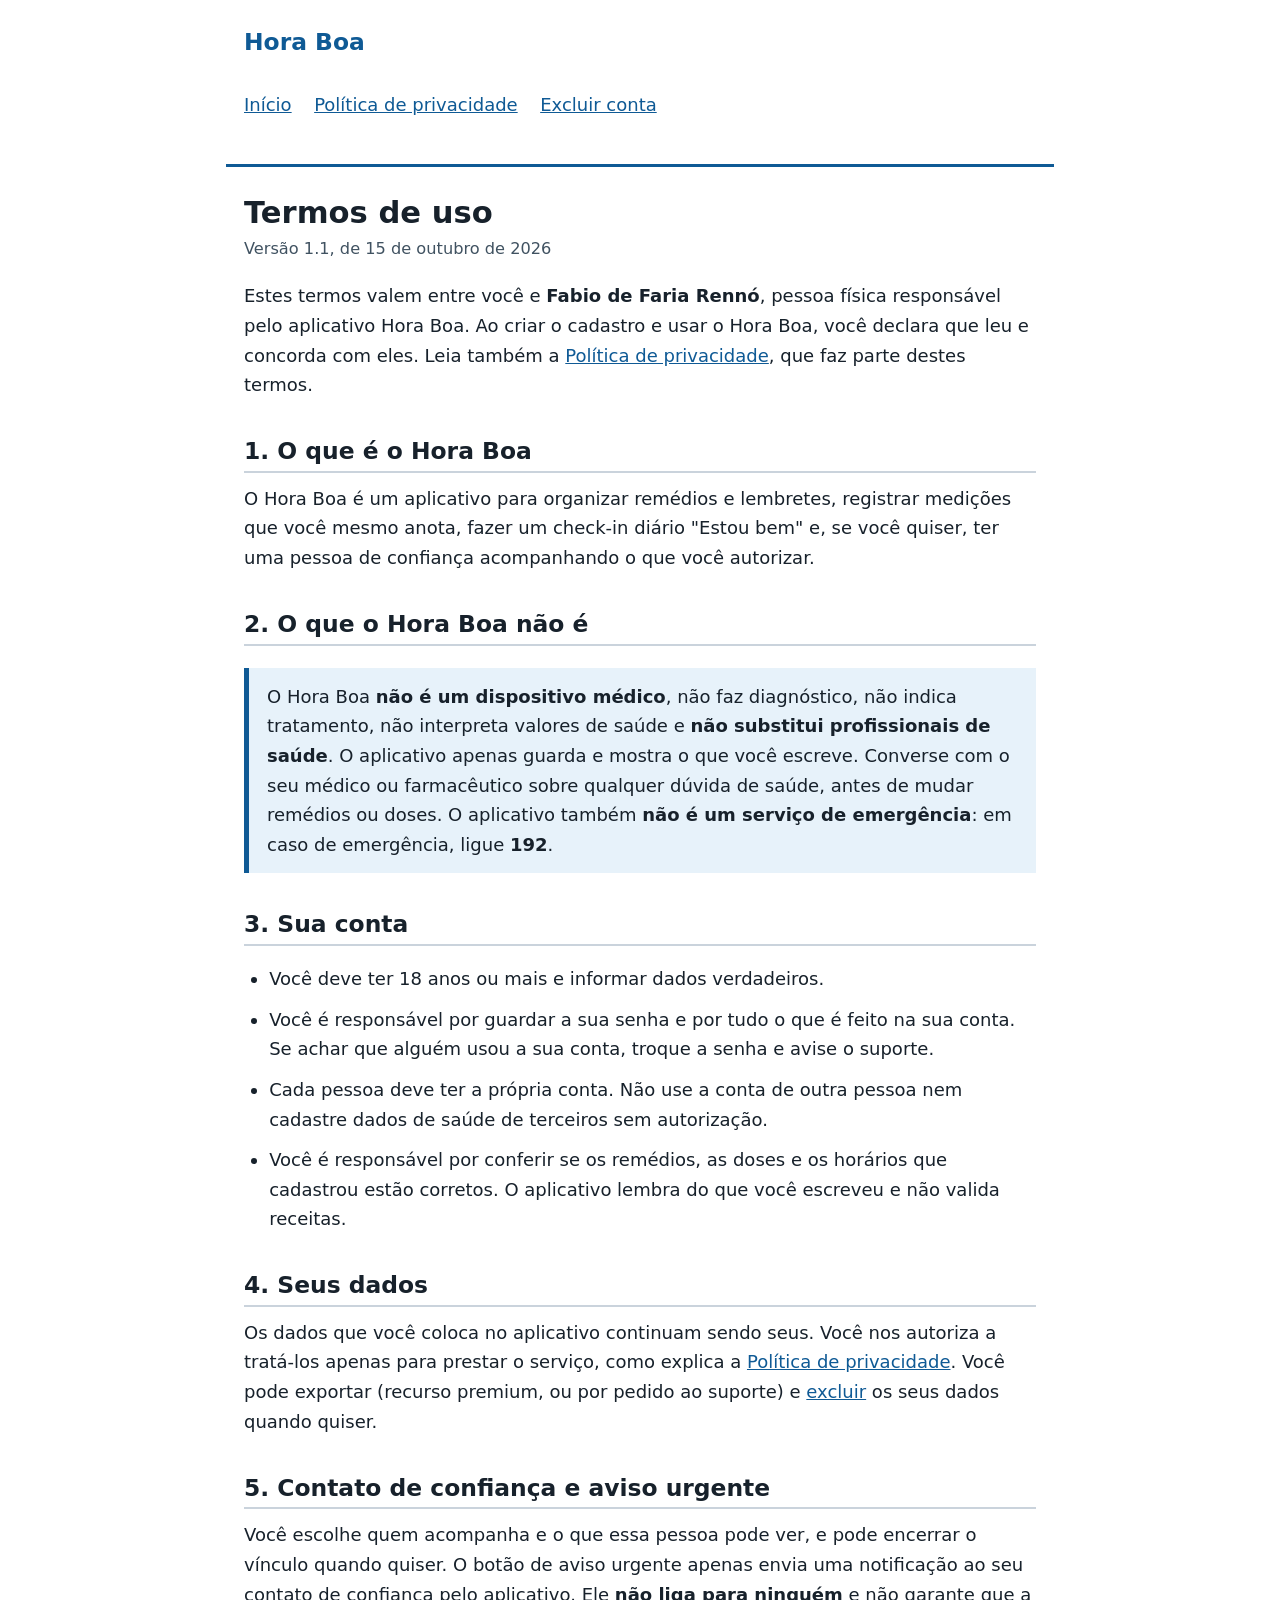
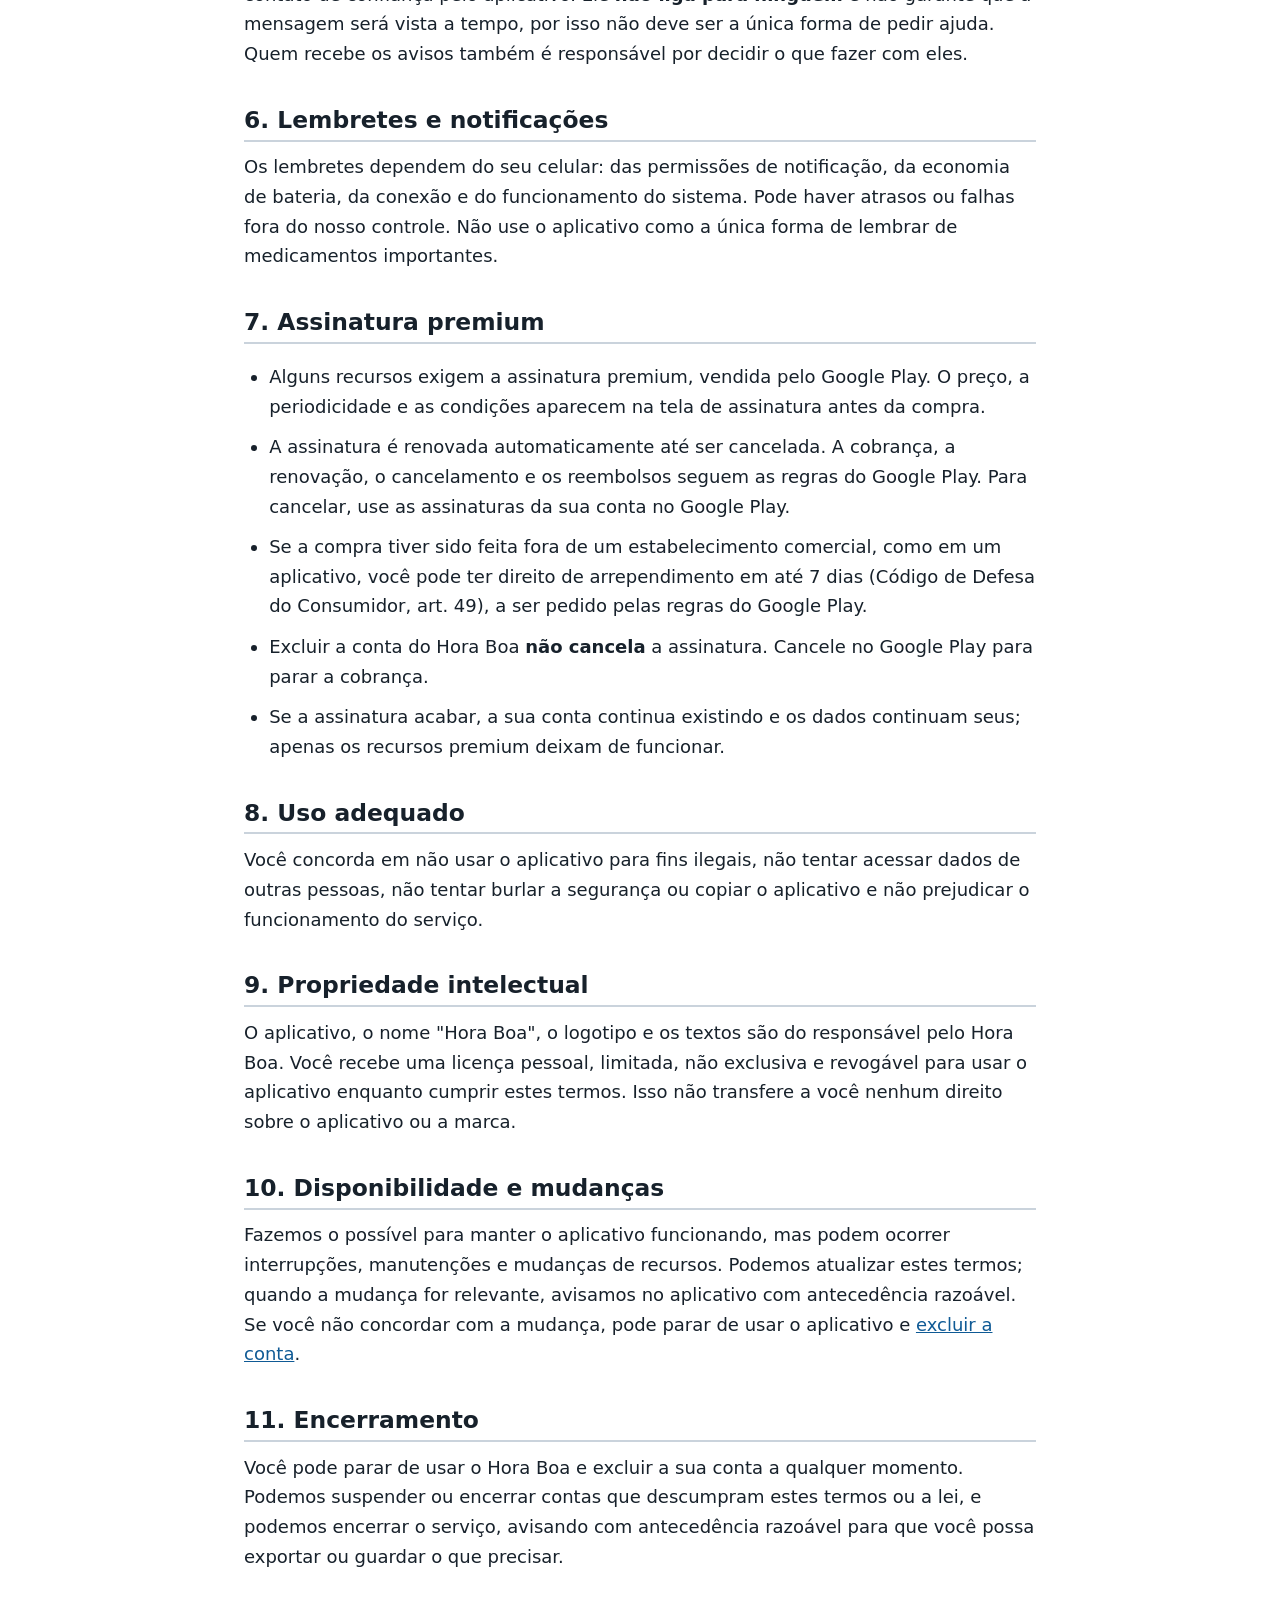
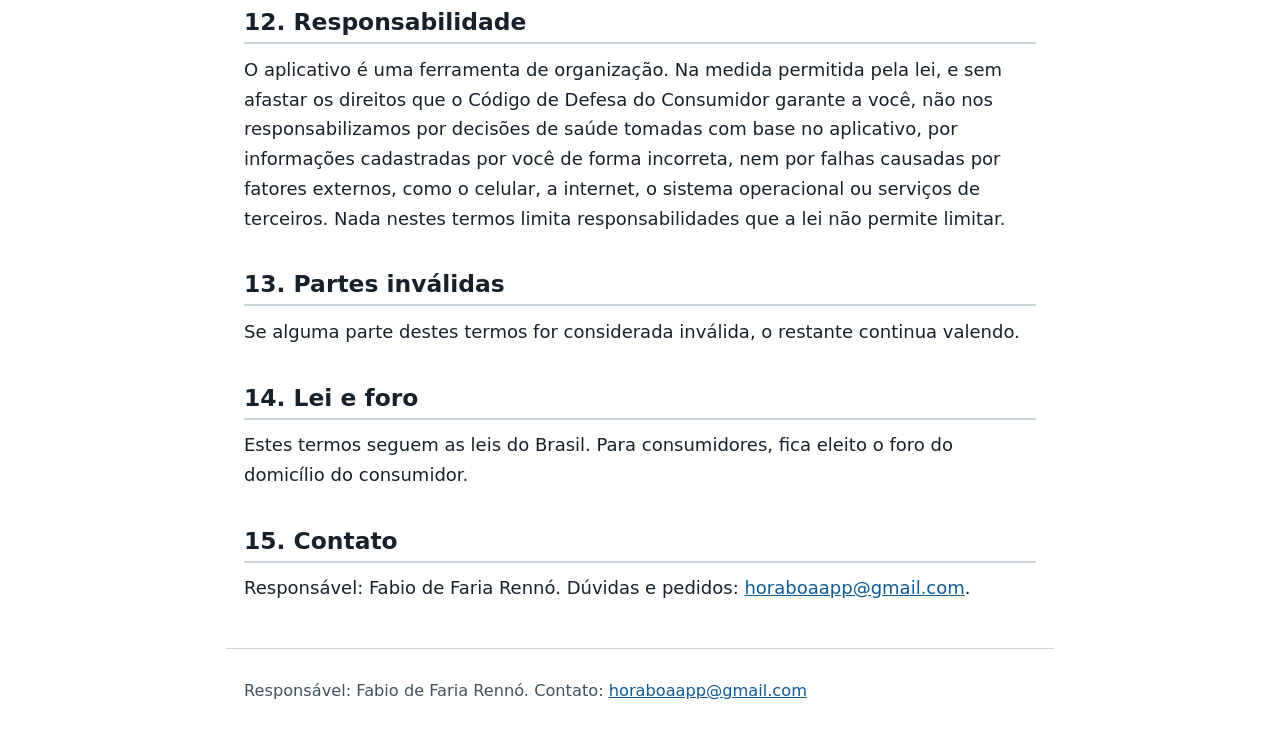
<file: termos/index.html>
<!DOCTYPE html>
<html lang="pt-BR">
<head>
  <meta charset="utf-8">
  <meta name="viewport" content="width=device-width, initial-scale=1">
  <title>Termos de uso — Hora Boa</title>
  <meta name="description" content="Regras de uso do aplicativo Hora Boa: o que ele é, o que ele não é, assinatura premium e responsabilidades.">
  <link rel="stylesheet" href="../style.css">
</head>
<body>
  <header>
    <p class="brand">Hora Boa</p>
    <nav aria-label="Páginas">
      <ul>
        <li><a href="../">Início</a></li>
        <li><a href="../privacidade/">Política de privacidade</a></li>
        <li><a href="../excluir-conta/">Excluir conta</a></li>
      </ul>
    </nav>
  </header>
  <main>
    <h1>Termos de uso</h1>
    <p class="version">Versão 1.1, de 15 de outubro de 2026</p>

    <p>Estes termos valem entre você e <strong>Fabio de Faria Rennó</strong>, pessoa física responsável pelo aplicativo Hora Boa. Ao criar o cadastro e usar o Hora Boa, você declara que leu e concorda com eles. Leia também a <a href="../privacidade/">Política de privacidade</a>, que faz parte destes termos.</p>

    <h2>1. O que é o Hora Boa</h2>
    <p>O Hora Boa é um aplicativo para organizar remédios e lembretes, registrar medições que você mesmo anota, fazer um check-in diário "Estou bem" e, se você quiser, ter uma pessoa de confiança acompanhando o que você autorizar.</p>

    <h2>2. O que o Hora Boa não é</h2>
    <p class="aviso">O Hora Boa <strong>não é um dispositivo médico</strong>, não faz diagnóstico, não indica tratamento, não interpreta valores de saúde e <strong>não substitui profissionais de saúde</strong>. O aplicativo apenas guarda e mostra o que você escreve. Converse com o seu médico ou farmacêutico sobre qualquer dúvida de saúde, antes de mudar remédios ou doses. O aplicativo também <strong>não é um serviço de emergência</strong>: em caso de emergência, ligue <strong>192</strong>.</p>

    <h2>3. Sua conta</h2>
    <ul>
      <li>Você deve ter 18 anos ou mais e informar dados verdadeiros.</li>
      <li>Você é responsável por guardar a sua senha e por tudo o que é feito na sua conta. Se achar que alguém usou a sua conta, troque a senha e avise o suporte.</li>
      <li>Cada pessoa deve ter a própria conta. Não use a conta de outra pessoa nem cadastre dados de saúde de terceiros sem autorização.</li>
      <li>Você é responsável por conferir se os remédios, as doses e os horários que cadastrou estão corretos. O aplicativo lembra do que você escreveu e não valida receitas.</li>
    </ul>

    <h2>4. Seus dados</h2>
    <p>Os dados que você coloca no aplicativo continuam sendo seus. Você nos autoriza a tratá-los apenas para prestar o serviço, como explica a <a href="../privacidade/">Política de privacidade</a>. Você pode exportar (recurso premium, ou por pedido ao suporte) e <a href="../excluir-conta/">excluir</a> os seus dados quando quiser.</p>

    <h2>5. Contato de confiança e aviso urgente</h2>
    <p>Você escolhe quem acompanha e o que essa pessoa pode ver, e pode encerrar o vínculo quando quiser. O botão de aviso urgente apenas envia uma notificação ao seu contato de confiança pelo aplicativo. Ele <strong>não liga para ninguém</strong> e não garante que a mensagem será vista a tempo, por isso não deve ser a única forma de pedir ajuda. Quem recebe os avisos também é responsável por decidir o que fazer com eles.</p>

    <h2>6. Lembretes e notificações</h2>
    <p>Os lembretes dependem do seu celular: das permissões de notificação, da economia de bateria, da conexão e do funcionamento do sistema. Pode haver atrasos ou falhas fora do nosso controle. Não use o aplicativo como a única forma de lembrar de medicamentos importantes.</p>

    <h2>7. Assinatura premium</h2>
    <ul>
      <li>Alguns recursos exigem a assinatura premium, vendida pelo Google Play. O preço, a periodicidade e as condições aparecem na tela de assinatura antes da compra.</li>
      <li>A assinatura é renovada automaticamente até ser cancelada. A cobrança, a renovação, o cancelamento e os reembolsos seguem as regras do Google Play. Para cancelar, use as assinaturas da sua conta no Google Play.</li>
      <li>Se a compra tiver sido feita fora de um estabelecimento comercial, como em um aplicativo, você pode ter direito de arrependimento em até 7 dias (Código de Defesa do Consumidor, art. 49), a ser pedido pelas regras do Google Play.</li>
      <li>Excluir a conta do Hora Boa <strong>não cancela</strong> a assinatura. Cancele no Google Play para parar a cobrança.</li>
      <li>Se a assinatura acabar, a sua conta continua existindo e os dados continuam seus; apenas os recursos premium deixam de funcionar.</li>
    </ul>

    <h2>8. Uso adequado</h2>
    <p>Você concorda em não usar o aplicativo para fins ilegais, não tentar acessar dados de outras pessoas, não tentar burlar a segurança ou copiar o aplicativo e não prejudicar o funcionamento do serviço.</p>

    <h2>9. Propriedade intelectual</h2>
    <p>O aplicativo, o nome "Hora Boa", o logotipo e os textos são do responsável pelo Hora Boa. Você recebe uma licença pessoal, limitada, não exclusiva e revogável para usar o aplicativo enquanto cumprir estes termos. Isso não transfere a você nenhum direito sobre o aplicativo ou a marca.</p>

    <h2>10. Disponibilidade e mudanças</h2>
    <p>Fazemos o possível para manter o aplicativo funcionando, mas podem ocorrer interrupções, manutenções e mudanças de recursos. Podemos atualizar estes termos; quando a mudança for relevante, avisamos no aplicativo com antecedência razoável. Se você não concordar com a mudança, pode parar de usar o aplicativo e <a href="../excluir-conta/">excluir a conta</a>.</p>

    <h2>11. Encerramento</h2>
    <p>Você pode parar de usar o Hora Boa e excluir a sua conta a qualquer momento. Podemos suspender ou encerrar contas que descumpram estes termos ou a lei, e podemos encerrar o serviço, avisando com antecedência razoável para que você possa exportar ou guardar o que precisar.</p>

    <h2>12. Responsabilidade</h2>
    <p>O aplicativo é uma ferramenta de organização. Na medida permitida pela lei, e sem afastar os direitos que o Código de Defesa do Consumidor garante a você, não nos responsabilizamos por decisões de saúde tomadas com base no aplicativo, por informações cadastradas por você de forma incorreta, nem por falhas causadas por fatores externos, como o celular, a internet, o sistema operacional ou serviços de terceiros. Nada nestes termos limita responsabilidades que a lei não permite limitar.</p>

    <h2>13. Partes inválidas</h2>
    <p>Se alguma parte destes termos for considerada inválida, o restante continua valendo.</p>

    <h2>14. Lei e foro</h2>
    <p>Estes termos seguem as leis do Brasil. Para consumidores, fica eleito o foro do domicílio do consumidor.</p>

    <h2>15. Contato</h2>
    <p>Responsável: Fabio de Faria Rennó. Dúvidas e pedidos: <a href="mailto:horaboaapp@gmail.com">horaboaapp@gmail.com</a>.</p>
  </main>
  <footer>
    <p>Responsável: Fabio de Faria Rennó. Contato: <a href="mailto:horaboaapp@gmail.com">horaboaapp@gmail.com</a></p>
  </footer>
</body>
</html>
</file>
<file: style.css>
:root {
  --bg: #ffffff;
  --fg: #17212b;
  --muted: #405261;
  --primary: #0f5a95;
  --tint: #e7f2fa;
  --border: #cad3dc;
  --pending-bg: #fff3bf;
  --pending-fg: #5c4a00;
}

@media (prefers-color-scheme: dark) {
  :root {
    --bg: #10161c;
    --fg: #eef3f7;
    --muted: #b8c4cf;
    --primary: #8fc8f2;
    --tint: #1b2a38;
    --border: #324455;
    --pending-bg: #5c4a00;
    --pending-fg: #fff3bf;
  }
}

* {
  box-sizing: border-box;
}

html {
  font-size: 112.5%;
}

body {
  margin: 0;
  background: var(--bg);
  color: var(--fg);
  font-family: system-ui, -apple-system, 'Segoe UI', Roboto, Arial, sans-serif;
  line-height: 1.65;
}

main,
header,
footer {
  max-width: 46rem;
  margin: 0 auto;
  padding: 0 1rem;
}

header {
  padding-top: 1.25rem;
  padding-bottom: 0.5rem;
  border-bottom: 3px solid var(--primary);
}

header .brand {
  margin: 0;
  color: var(--primary);
  font-size: 1.3rem;
  font-weight: 700;
}

nav ul {
  display: flex;
  flex-wrap: wrap;
  gap: 0.25rem 1.25rem;
  margin: 0.5rem 0 0.75rem;
  padding: 0;
  list-style: none;
}

nav a {
  display: inline-block;
  min-height: 2.75rem;
  padding: 0.5rem 0;
}

a {
  color: var(--primary);
  text-decoration: underline;
}

a:focus-visible {
  outline: 3px solid var(--primary);
  outline-offset: 2px;
}

h1 {
  margin: 1.5rem 0 0.25rem;
  font-size: 1.7rem;
  line-height: 1.25;
}

h2 {
  margin: 2rem 0 0.5rem;
  padding-bottom: 0.25rem;
  border-bottom: 2px solid var(--border);
  font-size: 1.3rem;
  line-height: 1.3;
}

p,
li {
  margin: 0.6rem 0;
}

ul,
ol {
  padding-left: 1.4rem;
}

.version {
  margin: 0 0 1rem;
  color: var(--muted);
  font-size: 0.9rem;
}

.aviso {
  margin: 1.25rem 0;
  padding: 0.75rem 1rem;
  border-left: 5px solid var(--primary);
  background: var(--tint);
}

.pendente {
  padding: 0 0.3rem;
  background: var(--pending-bg);
  color: var(--pending-fg);
  font-weight: 700;
}

.table-wrap {
  overflow-x: auto;
}

table {
  width: 100%;
  border-collapse: collapse;
  font-size: 0.95rem;
}

th,
td {
  padding: 0.5rem;
  border-bottom: 1px solid var(--border);
  text-align: left;
  vertical-align: top;
}

th {
  background: var(--tint);
}

.cards {
  display: grid;
  gap: 0.75rem;
  margin: 1rem 0;
  padding: 0;
  list-style: none;
}

.cards a {
  display: block;
  padding: 1rem;
  border: 2px solid var(--primary);
  border-radius: 0.75rem;
  font-weight: 700;
  text-decoration: none;
}

footer {
  margin-top: 2.5rem;
  padding-top: 1rem;
  padding-bottom: 2rem;
  border-top: 1px solid var(--border);
  color: var(--muted);
  font-size: 0.9rem;
}

/* Em telas estreitas, cada linha da tabela vira um bloco com os rótulos. */
@media (max-width: 40rem) {
  .table-wrap {
    overflow-x: visible;
  }

  table,
  tbody,
  tr,
  td {
    display: block;
    width: 100%;
  }

  thead {
    position: absolute;
    left: -9999px;
  }

  tr {
    margin: 0 0 1rem;
    padding: 0.25rem 0.75rem;
    border: 1px solid var(--border);
    border-radius: 0.5rem;
  }

  td {
    border-bottom: 0;
    padding: 0.4rem 0;
  }

  td::before {
    content: attr(data-label);
    display: block;
    color: var(--muted);
    font-size: 0.85rem;
    font-weight: 700;
  }
}
</file>
